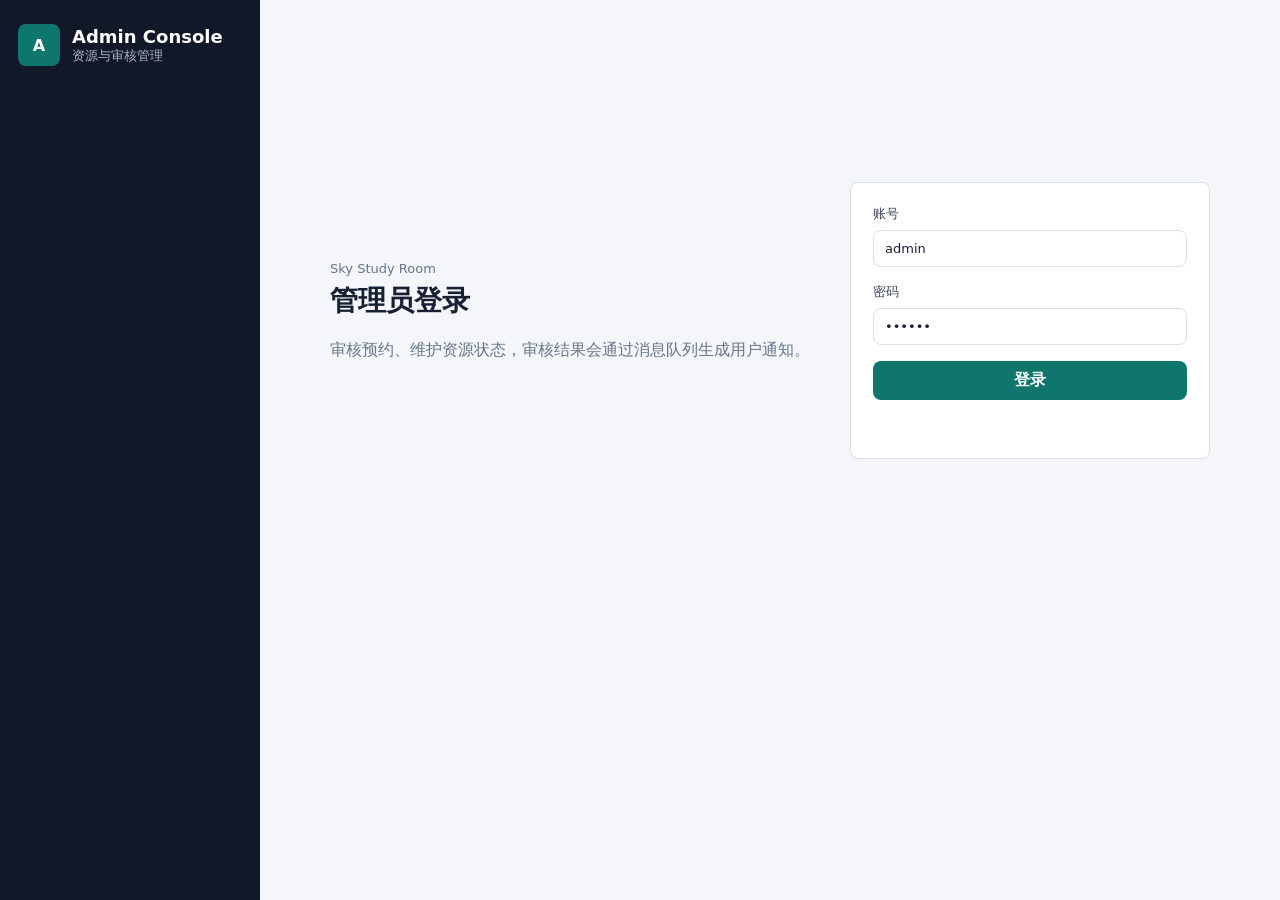
<file: sky-study-room-deploy/admin/index.html>
<!doctype html>
<html lang="zh-CN">
<head>
  <meta charset="UTF-8">
  <meta name="viewport" content="width=device-width, initial-scale=1.0">
  <title>预约管理端</title>
  <link rel="stylesheet" href="./styles.css?v=20260522-fix3">
</head>
<body>
  <div class="layout">
    <aside class="sidebar">
      <div class="brand">
        <div class="brand-mark">A</div>
        <div>
          <h1>Admin Console</h1>
          <p>资源与审核管理</p>
        </div>
      </div>
      <nav class="nav" id="nav" hidden>
        <button class="nav-item active" data-view="reservations">预约审核</button>
        <button class="nav-item" data-view="resources">资源管理</button>
      </nav>
      <div class="side-footer" id="adminBox" hidden>
        <span id="currentAdmin"></span>
        <button class="ghost" id="logoutBtn">退出</button>
      </div>
    </aside>

    <main class="main">
      <section class="login-panel" id="loginView">
        <div>
          <p class="eyebrow">Sky Study Room</p>
          <h2>管理员登录</h2>
          <p>审核预约、维护资源状态，审核结果会通过消息队列生成用户通知。</p>
        </div>
        <form class="form-card" id="loginForm">
          <label>
            账号
            <input name="name" value="admin" autocomplete="username" required>
          </label>
          <label>
            密码
            <input name="password" type="password" value="123456" autocomplete="current-password" required>
          </label>
          <button class="primary" type="submit">登录</button>
          <p class="form-message" id="loginMessage"></p>
        </form>
      </section>

      <section class="view active" id="reservationsView" hidden>
        <div class="page-head">
          <div>
            <p class="eyebrow">Review</p>
            <h2>预约审核</h2>
          </div>
          <button class="secondary" id="refreshReservationsBtn">刷新</button>
        </div>
        <form class="toolbar compact" id="reservationFilterForm">
          <label>
            状态
            <select name="status">
              <option value="">全部</option>
              <option value="1">待审核</option>
              <option value="2">已通过</option>
              <option value="3">已拒绝</option>
              <option value="4">已取消</option>
            </select>
          </label>
          <button class="primary" type="submit">筛选</button>
        </form>
        <div class="table-wrap">
          <table>
            <thead>
              <tr>
                <th>ID</th>
                <th>用户</th>
                <th>资源</th>
                <th>日期</th>
                <th>时间</th>
                <th>用途</th>
                <th>状态</th>
                <th>备注</th>
                <th>操作</th>
              </tr>
            </thead>
            <tbody id="reservationRows"></tbody>
          </table>
        </div>
      </section>

      <section class="view" id="resourcesView" hidden>
        <div class="page-head">
          <div>
            <p class="eyebrow">Resources</p>
            <h2>资源管理</h2>
          </div>
          <button class="primary" id="newResourceBtn">新增资源</button>
        </div>
        <form class="toolbar" id="resourceFilterForm">
          <label>
            名称
            <input name="resourceName" placeholder="按名称搜索">
          </label>
          <label>
            类型
            <select name="resourceType">
              <option value="">全部</option>
              <option value="PUBLIC_SEAT">公共自习位</option>
              <option value="PRIVATE_ROOM">独立自习室</option>
              <option value="MEETING_ROOM">讨论室</option>
            </select>
          </label>
          <label>
            状态
            <select name="status">
              <option value="">全部</option>
              <option value="1">可用</option>
              <option value="0">停用</option>
              <option value="2">维修中</option>
            </select>
          </label>
          <button class="primary" type="submit">查询</button>
        </form>
        <div class="table-wrap">
          <table>
            <thead>
              <tr>
                <th>编号</th>
                <th>名称</th>
                <th>类型</th>
                <th>楼层</th>
                <th>开放时间</th>
                <th>状态</th>
                <th>描述</th>
                <th>操作</th>
              </tr>
            </thead>
            <tbody id="resourceRows"></tbody>
          </table>
        </div>
      </section>
    </main>
  </div>

  <dialog id="reviewDialog">
    <form method="dialog" class="form-card" id="reviewForm">
      <div class="dialog-head">
        <h3>处理预约</h3>
        <button class="icon-btn" type="button" data-close="reviewDialog">×</button>
      </div>
      <input type="hidden" name="reservationId">
      <label>
        处理结果
        <select name="status" required>
          <option value="2">通过</option>
          <option value="3">拒绝</option>
        </select>
      </label>
      <label>
        审核备注
        <textarea name="reviewRemark" rows="4" placeholder="给用户看的审核说明"></textarea>
      </label>
      <div class="dialog-actions">
        <button class="secondary" type="button" data-close="reviewDialog">取消</button>
        <button class="primary" type="submit">提交</button>
      </div>
      <p class="form-message" id="reviewMessage"></p>
    </form>
  </dialog>

  <dialog id="resourceDialog">
    <form method="dialog" class="form-card" id="resourceForm">
      <div class="dialog-head">
        <h3 id="resourceDialogTitle">新增资源</h3>
        <button class="icon-btn" type="button" data-close="resourceDialog">×</button>
      </div>
      <input type="hidden" name="id">
      <div class="form-grid">
        <label>
          编号
          <input name="resourceCode" placeholder="A-101" required>
        </label>
        <label>
          名称
          <input name="resourceName" placeholder="Window Seat" required>
        </label>
        <label>
          类型
          <select name="resourceType" required>
            <option value="PUBLIC_SEAT">公共自习位</option>
            <option value="PRIVATE_ROOM">独立自习室</option>
            <option value="MEETING_ROOM">讨论室</option>
          </select>
        </label>
        <label>
          楼层
          <input name="floor" placeholder="1F" required>
        </label>
      </div>
      <label>
        开放时间
        <input name="openTime" placeholder="08:00-22:00" required>
      </label>
      <label>
        描述
        <textarea name="description" rows="3"></textarea>
      </label>
      <div class="dialog-actions">
        <button class="secondary" type="button" data-close="resourceDialog">取消</button>
        <button class="primary" type="submit">保存</button>
      </div>
      <p class="form-message" id="resourceMessage"></p>
    </form>
  </dialog>

  <div class="toast" id="toast" hidden></div>
  <script src="./app.js?v=20260522-fix3"></script>
</body>
</html>
</file>
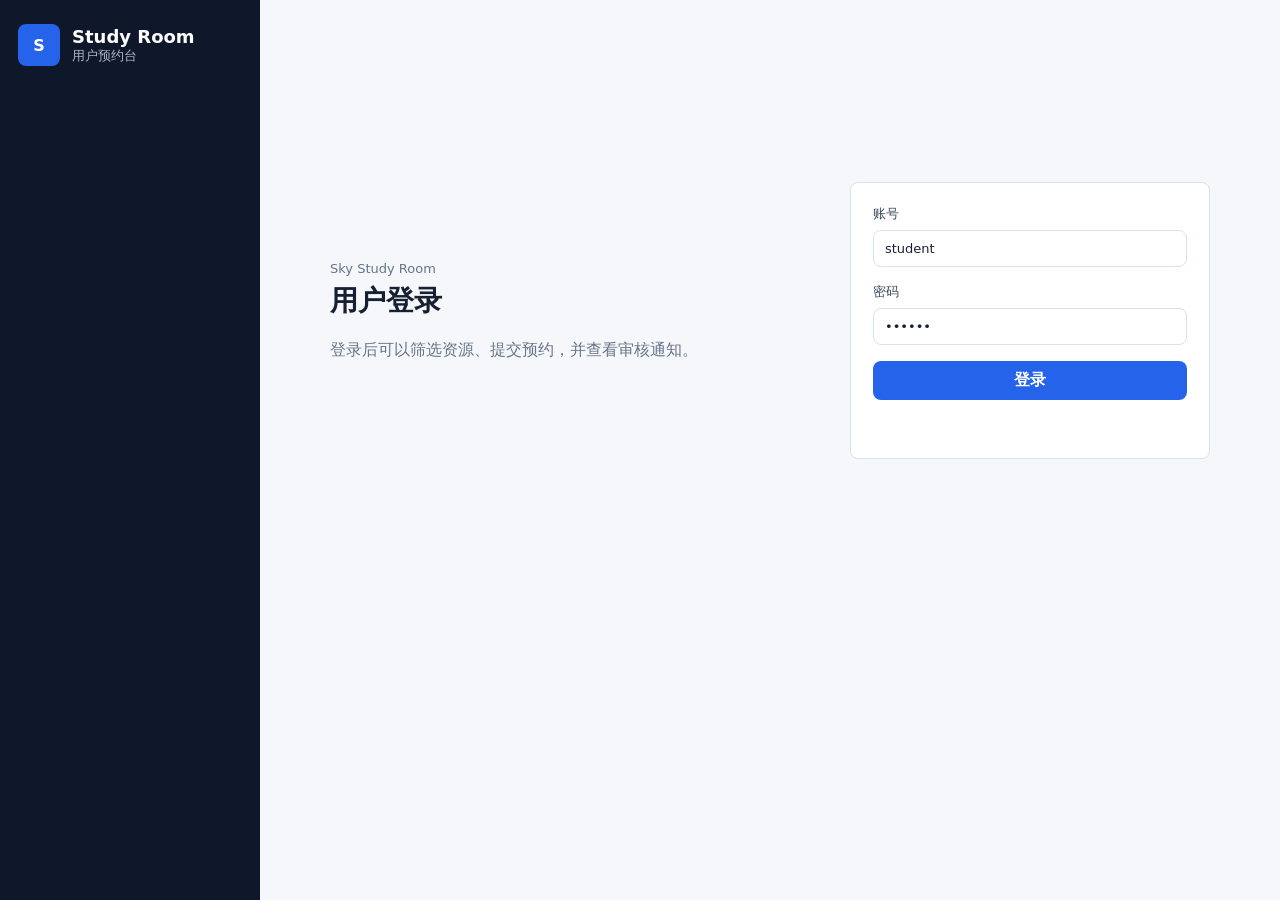
<file: sky-study-room-deploy/user/index.html>
<!doctype html>
<html lang="zh-CN">
<head>
  <meta charset="UTF-8">
  <meta name="viewport" content="width=device-width, initial-scale=1.0">
  <title>预约用户端</title>
  <link rel="stylesheet" href="./styles.css?v=20260522-fix3">
</head>
<body>
  <div class="shell">
    <aside class="sidebar">
      <div class="brand">
        <div class="brand-mark">S</div>
        <div>
          <h1>Study Room</h1>
          <p>用户预约台</p>
        </div>
      </div>
      <nav class="nav" id="nav" hidden>
        <button class="nav-item active" data-view="booking">预约</button>
        <button class="nav-item" data-view="reservations">我的预约</button>
        <button class="nav-item" data-view="notifications">通知</button>
      </nav>
      <div class="side-footer" id="userBox" hidden>
        <span id="currentUser"></span>
        <button class="ghost" id="logoutBtn">退出</button>
      </div>
    </aside>

    <main class="main">
      <section class="login-panel" id="loginView">
        <div class="login-copy">
          <p class="eyebrow">Sky Study Room</p>
          <h2>用户登录</h2>
          <p>登录后可以筛选资源、提交预约，并查看审核通知。</p>
        </div>
        <form class="login-form" id="loginForm">
          <label>
            账号
            <input name="name" value="student" autocomplete="username" required>
          </label>
          <label>
            密码
            <input name="password" type="password" value="123456" autocomplete="current-password" required>
          </label>
          <button class="primary" type="submit">登录</button>
          <p class="form-message" id="loginMessage"></p>
        </form>
      </section>

      <section class="view active" id="bookingView" hidden>
        <div class="page-head">
          <div>
            <p class="eyebrow">Booking</p>
            <h2>选择可预约资源</h2>
          </div>
          <button class="secondary" id="refreshResourcesBtn">刷新</button>
        </div>

        <div class="metrics" id="categoryMetrics"></div>

        <form class="toolbar" id="resourceFilterForm">
          <label>
            资源类型
            <select name="resourceType">
              <option value="">全部</option>
              <option value="PUBLIC_SEAT">公共自习位</option>
              <option value="PRIVATE_ROOM">独立自习室</option>
              <option value="MEETING_ROOM">讨论室</option>
            </select>
          </label>
          <label>
            日期
            <input name="reserveDate" type="date" required>
          </label>
          <label>
            开始
            <input name="startTime" type="time" value="09:00" required>
          </label>
          <label>
            结束
            <input name="endTime" type="time" value="10:00" required>
          </label>
          <button class="primary" type="submit">查询</button>
        </form>

        <div class="resource-grid" id="resourceGrid"></div>
      </section>

      <section class="view" id="reservationsView" hidden>
        <div class="page-head">
          <div>
            <p class="eyebrow">History</p>
            <h2>我的预约</h2>
          </div>
          <button class="secondary" id="refreshReservationsBtn">刷新</button>
        </div>
        <div class="table-wrap">
          <table>
            <thead>
              <tr>
                <th>资源</th>
                <th>日期</th>
                <th>时间</th>
                <th>用途</th>
                <th>状态</th>
                <th>备注</th>
                <th>操作</th>
              </tr>
            </thead>
            <tbody id="reservationRows"></tbody>
          </table>
        </div>
      </section>

      <section class="view" id="notificationsView" hidden>
        <div class="page-head">
          <div>
            <p class="eyebrow">Messages</p>
            <h2>站内通知</h2>
          </div>
          <button class="secondary" id="refreshNotificationsBtn">刷新</button>
        </div>
        <div class="notice-list" id="notificationList"></div>
      </section>
    </main>
  </div>

  <dialog id="bookingDialog">
    <form method="dialog" class="dialog-form" id="bookingForm">
      <div class="dialog-head">
        <h3>提交预约</h3>
        <button class="icon-btn" type="button" id="closeBookingDialog">×</button>
      </div>
      <input type="hidden" name="resourceId">
      <label>
        资源
        <input name="resourceName" readonly>
      </label>
      <label>
        用途
        <textarea name="purpose" rows="4" placeholder="例如：自习、复习、面试准备" required></textarea>
      </label>
      <div class="dialog-actions">
        <button class="secondary" type="button" id="cancelBookingDialog">取消</button>
        <button class="primary" type="submit">提交</button>
      </div>
      <p class="form-message" id="bookingMessage"></p>
    </form>
  </dialog>

  <div class="toast" id="toast" hidden></div>
  <script src="./app.js?v=20260522-fix3"></script>
</body>
</html>
</file>
<file: sky-study-room-deploy/admin/styles.css>
:root {
  color-scheme: light;
  --bg: #f4f6f9;
  --panel: #ffffff;
  --line: #d8e0ea;
  --text: #172033;
  --muted: #66758a;
  --primary: #0f766e;
  --primary-dark: #115e59;
  --blue: #2563eb;
  --green: #16845b;
  --amber: #b45309;
  --red: #c24130;
  --radius: 8px;
  font-family: Inter, ui-sans-serif, system-ui, -apple-system, BlinkMacSystemFont, "Segoe UI", sans-serif;
}

* { box-sizing: border-box; }

[hidden] {
  display: none !important;
}

body {
  margin: 0;
  background: var(--bg);
  color: var(--text);
}

button, input, select, textarea { font: inherit; }
button { border: 0; cursor: pointer; }

.layout {
  min-height: 100vh;
  display: grid;
  grid-template-columns: 260px minmax(0, 1fr);
}

.sidebar {
  background: #111827;
  color: #fff;
  padding: 24px 18px;
  display: flex;
  flex-direction: column;
  gap: 24px;
}

.brand {
  display: flex;
  align-items: center;
  gap: 12px;
}

.brand-mark {
  width: 42px;
  height: 42px;
  display: grid;
  place-items: center;
  border-radius: var(--radius);
  background: var(--primary);
  font-weight: 800;
}

.brand h1 {
  margin: 0;
  font-size: 18px;
}

.brand p, .eyebrow {
  margin: 0;
  color: var(--muted);
  font-size: 13px;
}

.sidebar .brand p,
.side-footer {
  color: #aab5c7;
}

.nav {
  display: grid;
  gap: 8px;
}

.nav-item, .ghost {
  border-radius: var(--radius);
  padding: 10px 12px;
  background: transparent;
  color: #dbe4f3;
  text-align: left;
}

.nav-item.active,
.nav-item:hover,
.ghost:hover {
  background: rgba(255,255,255,0.11);
  color: #fff;
}

.side-footer {
  margin-top: auto;
  display: grid;
  gap: 10px;
}

.main {
  padding: 28px;
  min-width: 0;
}

.login-panel {
  max-width: 880px;
  min-height: 440px;
  margin: 8vh auto 0;
  display: grid;
  grid-template-columns: 1fr 360px;
  gap: 36px;
  align-items: center;
}

.login-panel h2,
.page-head h2 {
  margin: 6px 0 0;
  font-size: 28px;
}

.login-panel p:last-child {
  color: var(--muted);
  line-height: 1.7;
}

.form-card {
  background: var(--panel);
  border: 1px solid var(--line);
  border-radius: var(--radius);
  padding: 22px;
  display: grid;
  gap: 16px;
}

label {
  display: grid;
  gap: 7px;
  color: #3a4658;
  font-size: 13px;
}

input, select, textarea {
  width: 100%;
  border: 1px solid var(--line);
  border-radius: var(--radius);
  background: #fff;
  color: var(--text);
  padding: 10px 11px;
  outline: none;
}

input:focus, select:focus, textarea:focus {
  border-color: var(--primary);
  box-shadow: 0 0 0 3px rgba(15,118,110,0.13);
}

.primary, .secondary, .danger {
  min-height: 38px;
  border-radius: var(--radius);
  padding: 9px 14px;
  font-weight: 650;
}

.primary {
  background: var(--primary);
  color: white;
}

.primary:hover { background: var(--primary-dark); }

.secondary {
  background: #e8eef7;
  color: #1d2a3d;
}

.danger {
  background: #fee2e2;
  color: var(--red);
}

.view { display: none; }
.view.active { display: block; }

.page-head {
  display: flex;
  justify-content: space-between;
  align-items: end;
  gap: 16px;
  margin-bottom: 20px;
}

.toolbar {
  background: var(--panel);
  border: 1px solid var(--line);
  border-radius: var(--radius);
  padding: 14px;
  display: grid;
  grid-template-columns: 1.4fr 1fr 0.9fr auto;
  gap: 12px;
  align-items: end;
  margin-bottom: 18px;
}

.toolbar.compact {
  grid-template-columns: 260px auto;
  justify-content: start;
}

.table-wrap {
  overflow: auto;
  background: var(--panel);
  border: 1px solid var(--line);
  border-radius: var(--radius);
}

table {
  width: 100%;
  border-collapse: collapse;
  min-width: 900px;
}

th, td {
  padding: 12px 14px;
  border-bottom: 1px solid var(--line);
  text-align: left;
  vertical-align: middle;
  font-size: 14px;
}

th {
  background: #f8fafc;
  color: #475569;
  font-size: 12px;
  text-transform: uppercase;
}

.row-actions {
  display: flex;
  flex-wrap: wrap;
  gap: 8px;
}

.badge {
  display: inline-flex;
  align-items: center;
  width: fit-content;
  min-height: 24px;
  border-radius: 999px;
  padding: 3px 9px;
  background: #eef2ff;
  color: #3730a3;
  font-size: 12px;
  font-weight: 700;
}

.badge.green { background: #dcfce7; color: var(--green); }
.badge.amber { background: #fef3c7; color: var(--amber); }
.badge.red { background: #fee2e2; color: var(--red); }
.badge.gray { background: #e5e7eb; color: #4b5563; }
.badge.blue { background: #dbeafe; color: var(--blue); }

dialog {
  width: min(620px, calc(100vw - 28px));
  border: 0;
  border-radius: var(--radius);
  padding: 0;
  box-shadow: 0 20px 55px rgba(15,23,42,0.25);
}

dialog::backdrop {
  background: rgba(15,23,42,0.42);
}

.dialog-head {
  display: flex;
  align-items: center;
  justify-content: space-between;
}

.dialog-head h3 {
  margin: 0;
}

.dialog-actions {
  display: flex;
  justify-content: flex-end;
  gap: 10px;
}

.form-grid {
  display: grid;
  grid-template-columns: repeat(2, minmax(0, 1fr));
  gap: 12px;
}

.icon-btn {
  width: 34px;
  height: 34px;
  border-radius: 50%;
  background: #edf2f8;
  color: #263447;
  font-size: 22px;
  line-height: 1;
}

.form-message {
  min-height: 20px;
  margin: 0;
  color: var(--red);
  font-size: 13px;
}

.empty-cell {
  text-align: center;
  color: var(--muted);
  padding: 30px;
}

.toast {
  position: fixed;
  right: 24px;
  bottom: 24px;
  background: #111827;
  color: #fff;
  padding: 12px 14px;
  border-radius: var(--radius);
  box-shadow: 0 12px 30px rgba(15,23,42,0.24);
}

@media (max-width: 900px) {
  .layout {
    grid-template-columns: 1fr;
  }

  .sidebar {
    position: sticky;
    top: 0;
    z-index: 5;
    padding: 14px;
  }

  .nav {
    grid-auto-flow: column;
    overflow-x: auto;
  }

  .login-panel,
  .toolbar,
  .toolbar.compact,
  .form-grid {
    grid-template-columns: 1fr;
  }

  .main {
    padding: 18px;
  }
}
</file>
<file: sky-study-room-deploy/user/styles.css>
:root {
  color-scheme: light;
  --bg: #f5f7fb;
  --panel: #ffffff;
  --line: #d9e1ec;
  --text: #172033;
  --muted: #66758a;
  --primary: #2563eb;
  --primary-dark: #1d4ed8;
  --green: #16845b;
  --amber: #b45309;
  --red: #c24130;
  --radius: 8px;
  font-family: Inter, ui-sans-serif, system-ui, -apple-system, BlinkMacSystemFont, "Segoe UI", sans-serif;
}

* { box-sizing: border-box; }

[hidden] {
  display: none !important;
}

body {
  margin: 0;
  background: var(--bg);
  color: var(--text);
}

button, input, select, textarea {
  font: inherit;
}

button {
  border: 0;
  cursor: pointer;
}

.shell {
  min-height: 100vh;
  display: grid;
  grid-template-columns: 260px minmax(0, 1fr);
}

.sidebar {
  background: #0f172a;
  color: white;
  padding: 24px 18px;
  display: flex;
  flex-direction: column;
  gap: 24px;
}

.brand {
  display: flex;
  align-items: center;
  gap: 12px;
}

.brand-mark {
  width: 42px;
  height: 42px;
  display: grid;
  place-items: center;
  border-radius: var(--radius);
  background: #2563eb;
  font-weight: 800;
}

.brand h1 {
  margin: 0;
  font-size: 18px;
}

.brand p, .eyebrow {
  margin: 0;
  color: var(--muted);
  font-size: 13px;
}

.sidebar .brand p,
.side-footer {
  color: #aab5c7;
}

.nav {
  display: grid;
  gap: 8px;
}

.nav-item,
.ghost {
  border-radius: var(--radius);
  padding: 10px 12px;
  background: transparent;
  color: #dbe4f3;
  text-align: left;
}

.nav-item.active,
.nav-item:hover,
.ghost:hover {
  background: rgba(255,255,255,0.11);
  color: #fff;
}

.side-footer {
  margin-top: auto;
  display: grid;
  gap: 10px;
}

.main {
  padding: 28px;
  min-width: 0;
}

.login-panel {
  max-width: 880px;
  min-height: 440px;
  margin: 8vh auto 0;
  display: grid;
  grid-template-columns: 1fr 360px;
  gap: 36px;
  align-items: center;
}

.login-copy h2,
.page-head h2 {
  margin: 6px 0 0;
  font-size: 28px;
}

.login-copy p:last-child {
  line-height: 1.7;
  color: var(--muted);
}

.login-form,
.dialog-form {
  background: var(--panel);
  border: 1px solid var(--line);
  border-radius: var(--radius);
  padding: 22px;
  display: grid;
  gap: 16px;
}

label {
  display: grid;
  gap: 7px;
  color: #3a4658;
  font-size: 13px;
}

input, select, textarea {
  width: 100%;
  border: 1px solid var(--line);
  border-radius: var(--radius);
  background: #fff;
  color: var(--text);
  padding: 10px 11px;
  outline: none;
}

input:focus, select:focus, textarea:focus {
  border-color: var(--primary);
  box-shadow: 0 0 0 3px rgba(37,99,235,0.13);
}

.primary, .secondary {
  min-height: 38px;
  border-radius: var(--radius);
  padding: 9px 14px;
  font-weight: 650;
}

.primary {
  background: var(--primary);
  color: white;
}

.primary:hover { background: var(--primary-dark); }

.secondary {
  background: #e8eef7;
  color: #1d2a3d;
}

.view { display: none; }
.view.active { display: block; }

.page-head {
  display: flex;
  justify-content: space-between;
  align-items: end;
  gap: 16px;
  margin-bottom: 20px;
}

.toolbar {
  background: var(--panel);
  border: 1px solid var(--line);
  border-radius: var(--radius);
  padding: 14px;
  display: grid;
  grid-template-columns: 1.1fr 1fr 0.8fr 0.8fr auto;
  gap: 12px;
  align-items: end;
  margin-bottom: 18px;
}

.metrics {
  display: grid;
  grid-template-columns: repeat(3, minmax(0, 1fr));
  gap: 12px;
  margin-bottom: 16px;
}

.metric, .resource-card, .notice-item {
  background: var(--panel);
  border: 1px solid var(--line);
  border-radius: var(--radius);
}

.metric {
  padding: 14px;
}

.metric strong {
  display: block;
  margin-top: 6px;
  font-size: 24px;
}

.resource-grid {
  display: grid;
  grid-template-columns: repeat(auto-fill, minmax(240px, 1fr));
  gap: 14px;
}

.resource-card {
  padding: 16px;
  display: grid;
  gap: 12px;
}

.card-top {
  display: flex;
  justify-content: space-between;
  gap: 10px;
}

.card-top h3 {
  margin: 0;
  font-size: 17px;
}

.resource-meta {
  display: grid;
  gap: 7px;
  color: var(--muted);
  font-size: 13px;
}

.badge {
  display: inline-flex;
  align-items: center;
  width: fit-content;
  min-height: 24px;
  border-radius: 999px;
  padding: 3px 9px;
  background: #eef2ff;
  color: #3730a3;
  font-size: 12px;
  font-weight: 700;
}

.badge.green { background: #dcfce7; color: var(--green); }
.badge.amber { background: #fef3c7; color: var(--amber); }
.badge.red { background: #fee2e2; color: var(--red); }
.badge.gray { background: #e5e7eb; color: #4b5563; }

.table-wrap {
  overflow: auto;
  background: var(--panel);
  border: 1px solid var(--line);
  border-radius: var(--radius);
}

table {
  width: 100%;
  border-collapse: collapse;
  min-width: 760px;
}

th, td {
  padding: 12px 14px;
  border-bottom: 1px solid var(--line);
  text-align: left;
  vertical-align: middle;
  font-size: 14px;
}

th {
  background: #f8fafc;
  color: #475569;
  font-size: 12px;
  text-transform: uppercase;
}

.notice-list {
  display: grid;
  gap: 12px;
}

.notice-item {
  padding: 15px;
}

.notice-item h3 {
  margin: 0 0 6px;
  font-size: 16px;
}

.notice-item p {
  margin: 0;
  color: #455266;
}

.notice-time {
  margin-top: 10px;
  color: var(--muted);
  font-size: 12px;
}

dialog {
  width: min(520px, calc(100vw - 28px));
  border: 0;
  border-radius: var(--radius);
  padding: 0;
  box-shadow: 0 20px 55px rgba(15,23,42,0.25);
}

dialog::backdrop {
  background: rgba(15,23,42,0.42);
}

.dialog-head {
  display: flex;
  align-items: center;
  justify-content: space-between;
}

.dialog-head h3 {
  margin: 0;
}

.dialog-actions {
  display: flex;
  justify-content: flex-end;
  gap: 10px;
}

.icon-btn {
  width: 34px;
  height: 34px;
  border-radius: 50%;
  background: #edf2f8;
  color: #263447;
  font-size: 22px;
  line-height: 1;
}

.form-message {
  min-height: 20px;
  margin: 0;
  color: var(--red);
  font-size: 13px;
}

.empty {
  background: var(--panel);
  border: 1px dashed var(--line);
  border-radius: var(--radius);
  padding: 28px;
  text-align: center;
  color: var(--muted);
}

.toast {
  position: fixed;
  right: 24px;
  bottom: 24px;
  background: #0f172a;
  color: #fff;
  padding: 12px 14px;
  border-radius: var(--radius);
  box-shadow: 0 12px 30px rgba(15,23,42,0.24);
}

@media (max-width: 900px) {
  .shell {
    grid-template-columns: 1fr;
  }

  .sidebar {
    position: sticky;
    top: 0;
    z-index: 5;
    padding: 14px;
  }

  .nav {
    grid-auto-flow: column;
    overflow-x: auto;
  }

  .login-panel,
  .toolbar,
  .metrics {
    grid-template-columns: 1fr;
  }

  .main {
    padding: 18px;
  }
}
</file>
